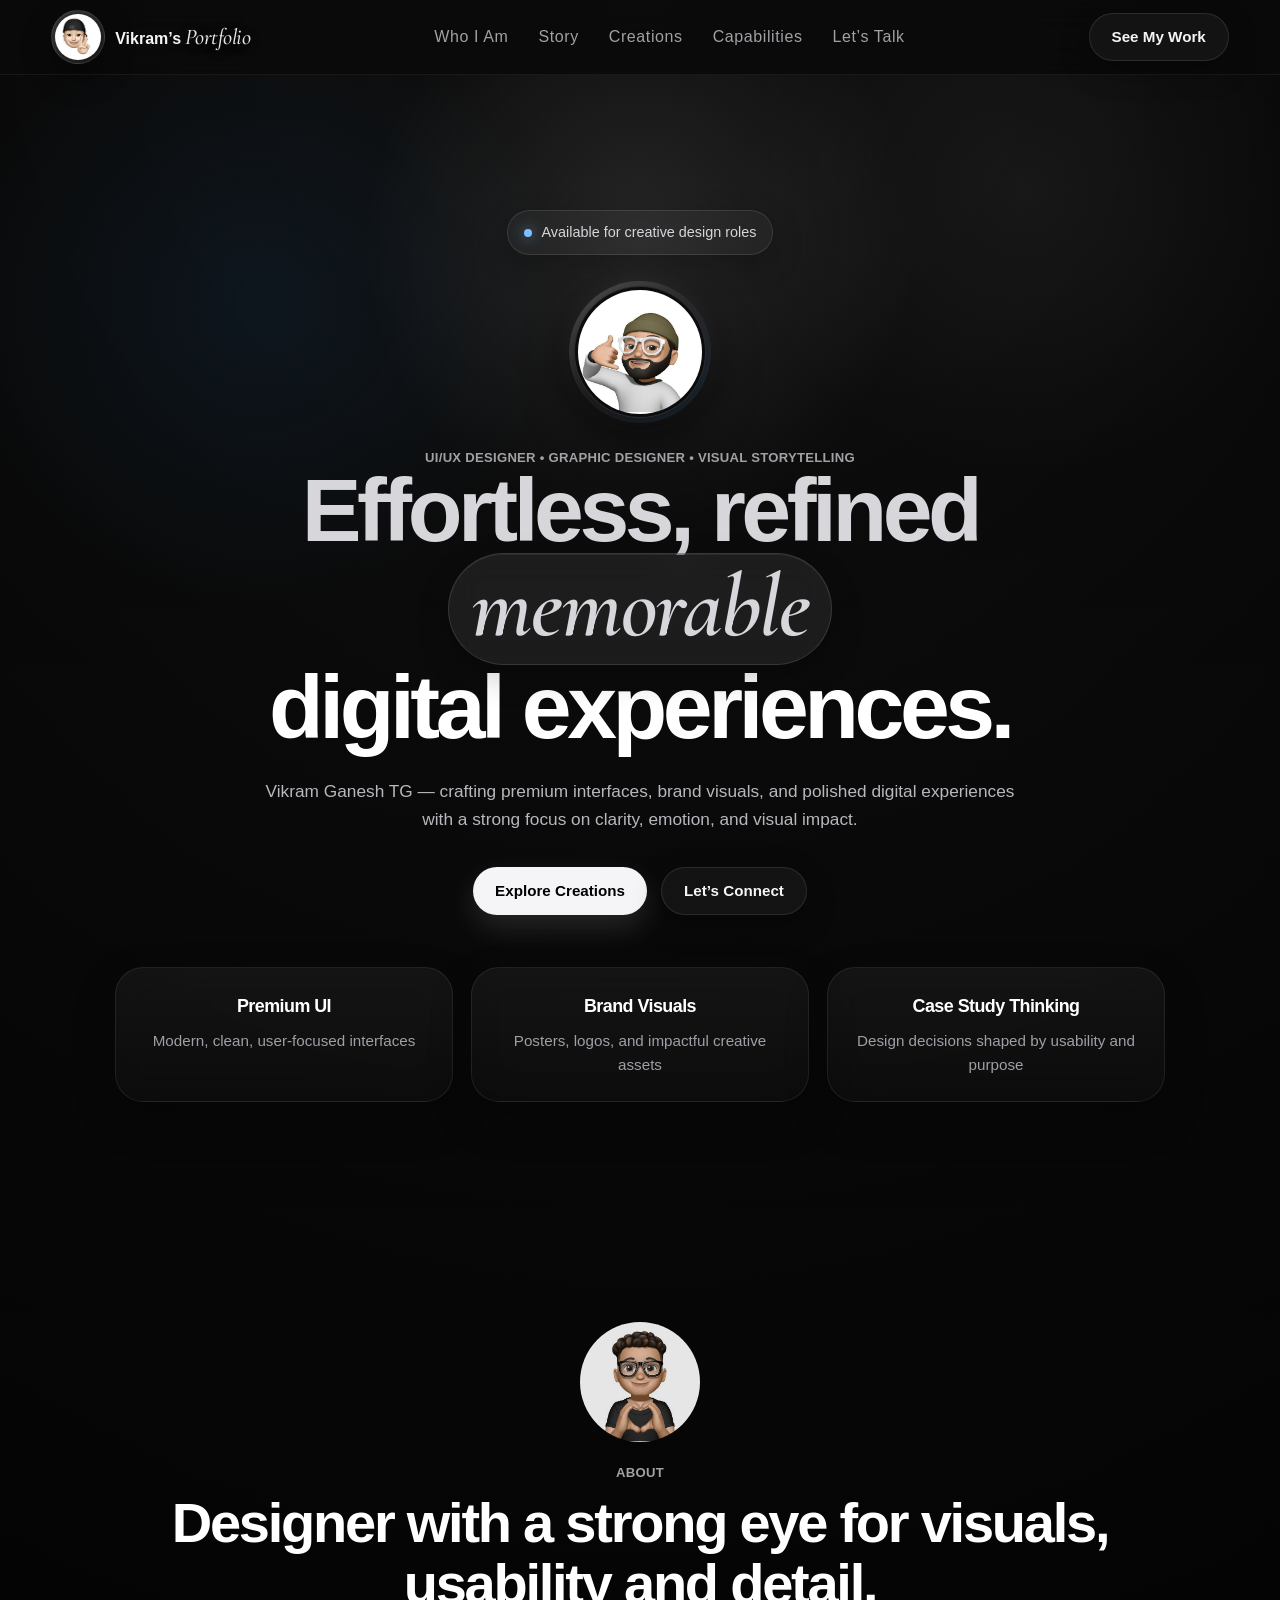
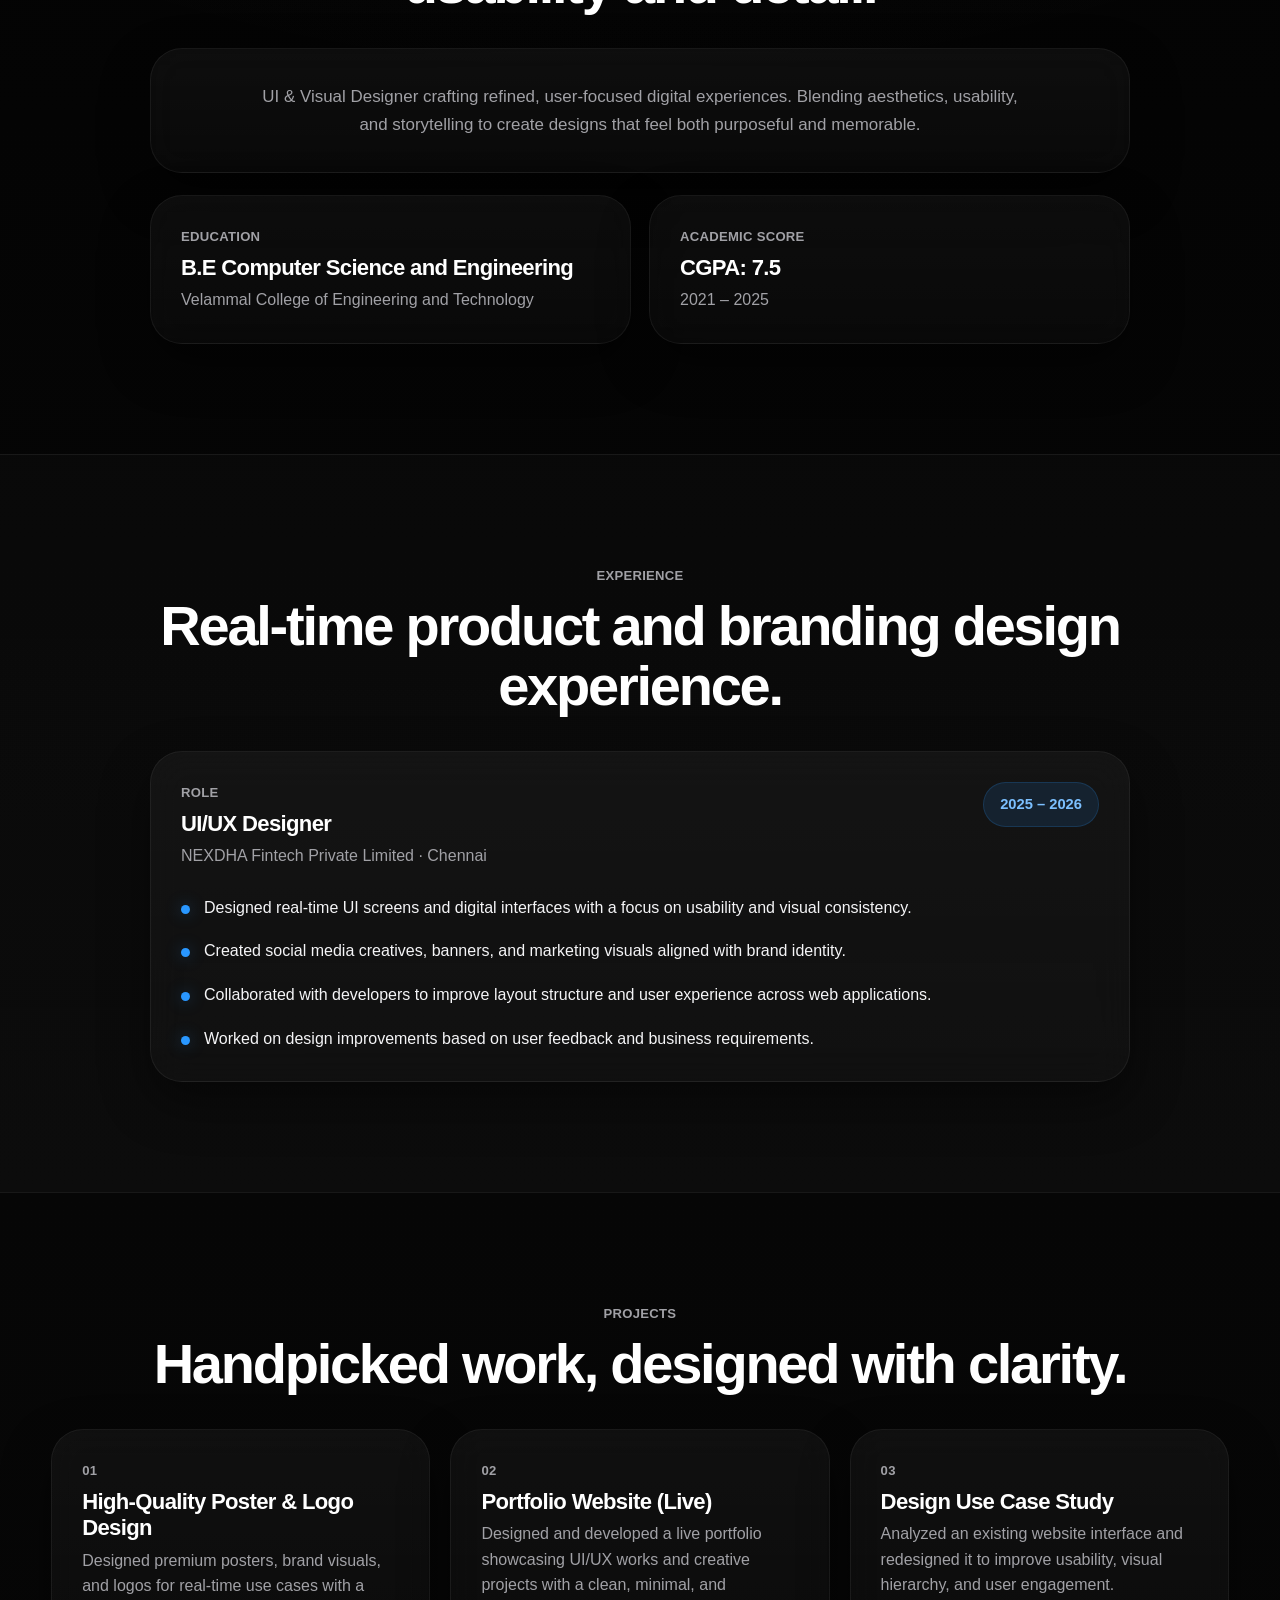
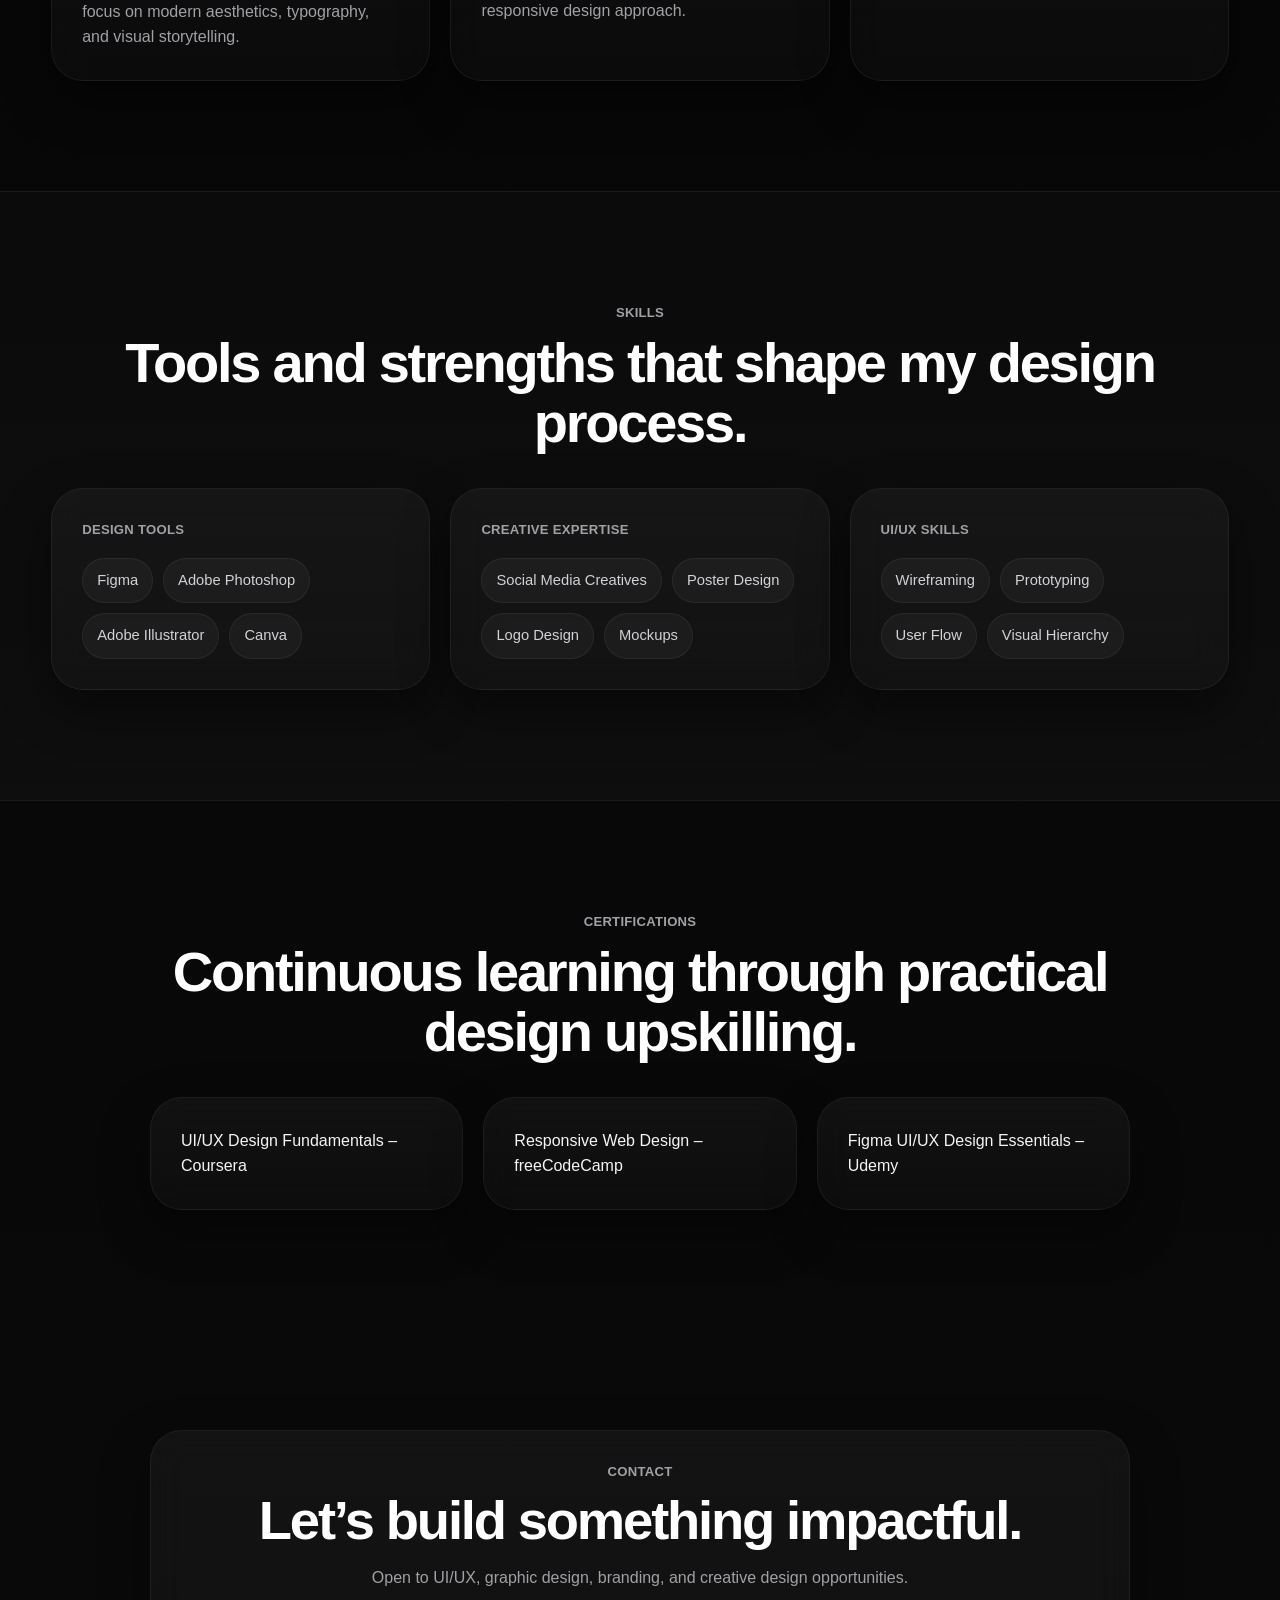
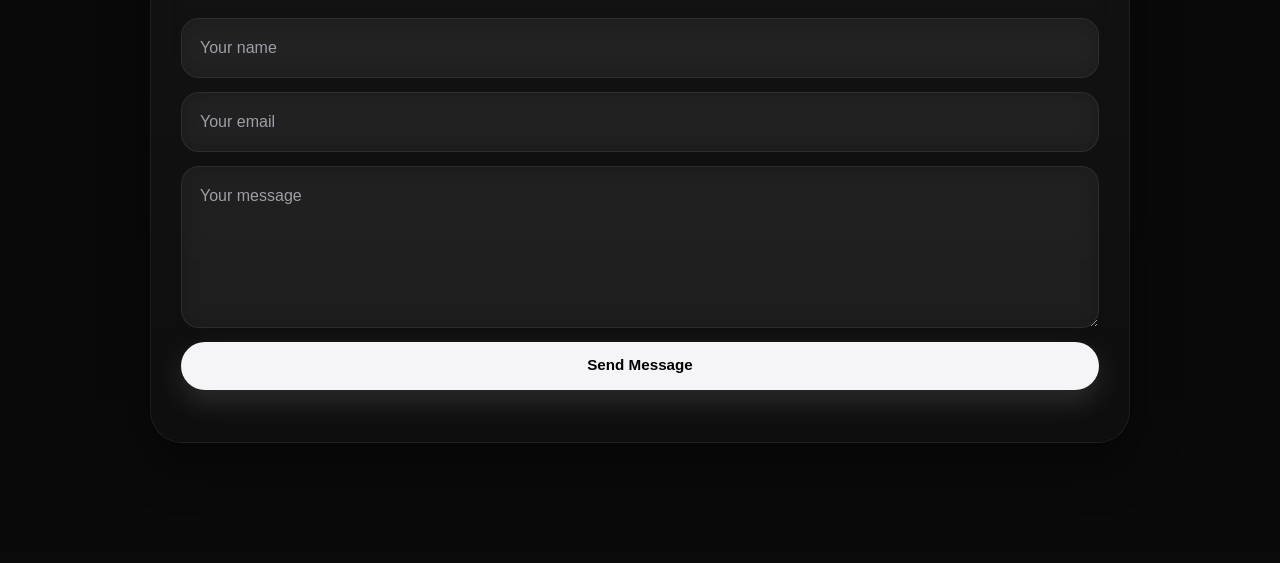
<file: index.html>
<!DOCTYPE html>
<html lang="en">
<head>
  <meta charset="UTF-8" />
  <meta name="viewport" content="width=device-width, initial-scale=1.0" />
  <title>Vikram's Portfolio</title>
  <meta name="description" content="Vikram's Portfolio — UI/UX Designer crafting premium digital experiences." />

  <link rel="preconnect" href="https://fonts.googleapis.com" />
  <link rel="preconnect" href="https://fonts.gstatic.com" crossorigin />
  

  <link href="https://fonts.googleapis.com/css2?family=Cormorant+Garamond:ital,wght@0,400;0,500;1,500&display=swap" rel="stylesheet">
  <link rel="stylesheet" href="style.css" />

</head>
<body>
  <header class="site-header">
    <div class="container nav">
   <div class="brand-wrap">
  <a href="#home" class="brand memoji-brand" aria-label="Vikram Ganesh Home">
    <img src="./images/memoji.png.jpg" alt="Vikram Ganesh Memoji" class="memoji-img" />
  </a>
 <span class="brand-text">Vikram’s 
  <span class="brand-text serif-logo">Portfolio</span>
</div>
      <nav class="desktop-nav">
        <a href="#about">Who I Am</a>
        <a href="#experience">Story</a>
        <a href="#projects">Creations</a>
        <a href="#skills">Capabilities</a>
        <a href="#contact">Let’s Talk</a>
      </nav>

      <div class="nav-actions">
        <a href="#projects" class="btn btn-secondary">See My Work</a>
        <button class="menu-toggle" id="menuToggle" aria-label="Open menu">
          <span></span>
          <span></span><!--  -->
        </button>
      </div>
    </div>

    <div class="mobile-menu" id="mobileMenu">
    <a href="#about">Who I Am</a>
        <a href="#experience">Story</a>
        <a href="#projects">Creations</a>
        <a href="#skills">Capabilities</a>
        <a href="#contact">Let’s Talk</a>
    </div>
  </header>

  <main id="home">
<section class="hero premium-hero">
  <div class="hero-noise"></div>

  <div class="container hero-premium-wrap">
    <div class="hero-badge reveal">
      <span class="badge-dot"></span>
      Available for creative design roles
    </div>

    <div class="hero-memoji premium-memoji reveal delay-1">
      <div class="memoji-ring">
        <img src="./images/memoji-1.jpg" alt="Vikram Memoji" />
      </div>
    </div>

    <p class="eyebrow reveal delay-1"> UI/UX Designer • Graphic Designer • Visual Storytelling</p>

    <h1 class="hero-title">
  <span class="title-line title-line-main">
    Effortless, refined
  </span>
  <span class="title-line serif highlight-glass">memorable</span>
  <span class="title-line" style="color: white;">digital experiences.</span>
</h1>

    <p class="hero-text premium-text reveal delay-3">
      Vikram Ganesh TG — crafting premium interfaces, brand visuals, and polished digital experiences
      with a strong focus on clarity, emotion, and visual impact.
    </p>

    <div class="hero-buttons reveal delay-3">
      <a href="#projects" class="btn btn-primary">Explore Creations</a>
      <a href="#contact" class="btn btn-tertiary">Let’s Connect</a>
    </div>

    <div class="hero-stats reveal delay-3">
      <div class="stat-card">
        <h3>Premium UI</h3>
        <p>Modern, clean, user-focused interfaces</p>
      </div>
      <div class="stat-card">
        <h3>Brand Visuals</h3>
        <p>Posters, logos, and impactful creative assets</p>
      </div>
      <div class="stat-card">
        <h3>Case Study Thinking</h3>
        <p>Design decisions shaped by usability and purpose</p>
      </div>
    </div>
  </div>
</section>
 <section id="about" class="section">
        <div class="about-avatar">
  <img src="./images/memoji3.png.jpg" alt="Vikram Avatar" />
</div>
      <div class="container narrow">
        <div class="section-head reveal">
          <p class="section-label">About</p>
          <h2>Designer with a strong eye for visuals, usability and detail.</h2>
        </div>

        <div class="about-card card reveal delay-1">
          <p>
            UI & Visual Designer crafting refined, user-focused digital experiences. Blending aesthetics, usability, and storytelling to create designs that feel both purposeful and memorable.
          </p>
        </div>

        <div class="info-grid">
          <div class="card reveal">
            <p class="mini-label">Education</p>
            <h3>B.E Computer Science and Engineering</h3>
            <p class="muted">Velammal College of Engineering and Technology</p>
          </div>

          <div class="card reveal delay-1">
            <p class="mini-label">Academic Score</p>
            <h3>CGPA: 7.5</h3>
            <p class="muted">2021 – 2025</p>
          </div>
        </div>
      </div>
    </section>
    <section id="experience" class="section section-soft">
      <div class="container narrow">
        <div class="section-head reveal">
          <p class="section-label">Experience</p>
          <h2>Real-time product and branding design experience.</h2>
        </div>

        <div class="card timeline reveal delay-1">
          <div class="timeline-top">
            <div>
              <p class="mini-label">Role</p>
              <h3>UI/UX Designer</h3>
              <p class="muted">NEXDHA Fintech Private Limited · Chennai</p>
            </div>
            <span class="timeline-badge">2025 – 2026</span>
          </div>

          <div class="timeline-list">
            <div class="timeline-item">
              <span class="dot"></span>
              <p>
                Designed real-time UI screens and digital interfaces with a
                focus on usability and visual consistency.
              </p>
            </div>
            <div class="timeline-item">
              <span class="dot"></span>
              <p>
                Created social media creatives, banners, and marketing visuals
                aligned with brand identity.
              </p>
            </div>
            <div class="timeline-item">
              <span class="dot"></span>
              <p>
                Collaborated with developers to improve layout structure and
                user experience across web applications.
              </p>
            </div>
            <div class="timeline-item">
              <span class="dot"></span>
              <p>
                Worked on design improvements based on user feedback and
                business requirements.
              </p>
            </div>
          </div>
        </div>
      </div>
    </section>

    <section id="projects" class="section">
      <div class="container">
        <div class="section-head reveal">
          <p class="section-label">Projects</p>
          <h2>Handpicked work, designed with clarity.</h2>
        </div>

        <div class="project-grid">
          <article class="card project-card reveal">
            <p class="project-index">01</p>
            <h3>High-Quality Poster 
                & Logo Design</h3>
            <p class="muted">
              Designed premium posters, brand visuals, and logos for real-time
              use cases with a focus on modern aesthetics, typography, and
              visual storytelling.
            </p>
          </article>

          <article class="card project-card reveal delay-1">
            <p class="project-index">02</p>
            <h3>Portfolio Website (Live)</h3>
            <p class="muted">
              Designed and developed a live portfolio showcasing UI/UX works and
              creative projects with a clean, minimal, and responsive design
              approach.
            </p>
          </article>

          <article class="card project-card reveal delay-2">
            <p class="project-index">03</p>
            <h3>Design Use Case Study</h3>
            <p class="muted">
              Analyzed an existing website interface and redesigned it to
              improve usability, visual hierarchy, and user engagement.
            </p>
          </article>
        </div>
      </div>
    </section>

    <section id="skills" class="section section-soft">
      <div class="container">
        <div class="section-head reveal">
          <p class="section-label">Skills</p>
          <h2>Tools and strengths that shape my design process.</h2>
        </div>

        <div class="skill-grid">
          <div class="card reveal">
            <p class="mini-label">Design Tools</p>
            <div class="chip-wrap">
              <span>Figma</span>
              <span>Adobe Photoshop</span>
              <span>Adobe Illustrator</span>
              <span>Canva</span>
            </div>
          </div>

          <div class="card reveal delay-1">
            <p class="mini-label">Creative Expertise</p>
            <div class="chip-wrap">
              <span>Social Media Creatives</span>
              <span>Poster Design</span>
              <span>Logo Design</span>
              <span>Mockups</span>
            </div>
          </div>

          <div class="card reveal delay-2">
            <p class="mini-label">UI/UX Skills</p>
            <div class="chip-wrap">
              <span>Wireframing</span>
              <span>Prototyping</span>
              <span>User Flow</span>
              <span>Visual Hierarchy</span>
            </div>
          </div>
        </div>
      </div>
    </section>

    <section class="section">
      <div class="container narrow">
        <div class="section-head reveal">
          <p class="section-label">Certifications</p>
          <h2>Continuous learning through practical design upskilling.</h2>
        </div>

        <div class="cert-grid">
          <div class="card reveal">UI/UX Design Fundamentals – Coursera</div>
          <div class="card reveal delay-1">Responsive Web Design – freeCodeCamp</div>
          <div class="card reveal delay-2">Figma UI/UX Design Essentials – Udemy</div>
        </div>
      </div>
    </section>
      <section id="contact" class="section contact-section">
  <div class="container narrow">
    <div class="contact-card card reveal">
      <p class="section-label">Contact</p>
      <h2>Let’s build something impactful.</h2>
      <p class="muted contact-copy">
        Open to UI/UX, graphic design, branding, and creative design opportunities.
      </p>

      <form id="contactForm" class="contact-form">
        <input type="text" id="name" name="name" placeholder="Your name" required />
        <input type="email" id="email" name="email" placeholder="Your email" required />
        <textarea id="message" name="message" rows="5" placeholder="Your message" required></textarea>
        <button type="submit" class="btn btn-primary">Send Message</button>
        <p id="formStatus" class="muted"></p>
      </form>
    </div>
  </div>
    </section>
  </main>
<div id="toast" class="toast"></div>

  <script src="script.js"></script>
</body>
</html>
</file>
<file: style.css>
:root {
  --bg: #000000;
  --bg-soft: #0a0a0a;
  --surface: rgba(18, 18, 20, 0.72);
  --surface-solid: #111113;
  --surface-soft: #151518;
  --text: #f5f5f7;
  --muted: #a1a1a6;
  --line: rgba(255, 255, 255, 0.1);
  --line-soft: rgba(255, 255, 255, 0.06);
  --primary: #ffffff;
  --primary-hover: #e8e8ed;
  --accent: #2997ff;
  --shadow: 0 20px 50px rgba(0, 0, 0, 0.45);
  --shadow-soft: 0 10px 30px rgba(0, 0, 0, 0.28);
  --radius-xl: 32px;
  --radius-lg: 24px;
  --radius-md: 18px;
  --container: 1200px;
  --transition: 0.35s cubic-bezier(0.2, 0.8, 0.2, 1);
}

* {
  margin: 0;
  padding: 0;
  box-sizing: border-box;
}

html {
  scroll-behavior: smooth;
  scroll-padding-top: 100px;
}

body {
  font-family: -apple-system, BlinkMacSystemFont, "SF Pro Display", "Inter", sans-serif;
  background:
    radial-gradient(circle at top, rgba(255, 255, 255, 0.06), transparent 32%),
    linear-gradient(180deg, #000000 0%, #050505 40%, #0a0a0a 100%);
  color: var(--text);
  line-height: 1.6;
  -webkit-font-smoothing: antialiased;
  text-rendering: optimizeLegibility;
}

.serif {
    font-family: "Cormorant Garamond", "Garamond", serif;
  font-style: italic;
  font-weight: 600;
  letter-spacing: -0.02em;
  line-height: 1;
  margin-top: 0.05em;
}

a {
  text-decoration: none;
  color: inherit;
}

button {
  font: inherit;
  border: none;
  background: none;
  cursor: pointer;
}

.container {
  width: min(92%, var(--container));
  margin: 0 auto;
}

.narrow {
  width: min(92%, 980px);
}

.hero-memoji {
  display: flex;
  justify-content: center;
  margin-bottom: 18px;
}

.hero-memoji img {
  width: 120px;
  height: 120px;
  border-radius: 50%;
  object-fit: cover;
  padding: 3px;

  background: linear-gradient(
    135deg,
    rgba(255,255,255,0.2),
    rgba(255,255,255,0.05)
  );

  border: 1px solid rgba(255,255,255,0.12);

  box-shadow: 
    0 10px 30px rgba(0,0,0,0.5),
    0 0 30px rgba(255,255,255,0.06);

  transition: all 0.4s ease;
}


/* Hover subtle Apple effect */
.hero-memoji img:hover {
  transform: scale(1.08);
}
.brand-wrap {
  display: flex;
  align-items: center;
  gap: 10px;
}

/* IMPORTANT FIX */
.nav {
  display: flex;
  align-items: center;
  justify-content: space-between;
}

/* FIX TEXT POSITION */
.brand-text {
  white-space: nowrap;   /* 🔥 prevents breaking into next line */
  display: inline-block;
  font-weight: bold;
}
/* LUXURY SERIF LOGO */
.serif-logo {
  font-family: "Cormorant Garamond", serif;
  font-style: italic;
  font-weight: 500;

  font-size: 1.4rem;
  letter-spacing: -0.02em;

  color: #e6e6e6;

  /* subtle premium glow */
  text-shadow: 
    0 0 8px rgba(255,255,255,0.08),
    0 2px 10px rgba(0,0,0,0.5);

  transition: all 0.3s ease;
}

/* HOVER (smooth Apple feel) */
.serif-logo:hover {
  color: #ffffff;
  transform: translateY(-1px);
}


.site-header {
  position: sticky;
  top: 0;
  z-index: 1000;
  background: rgba(10, 10, 10, 0.72);
  backdrop-filter: saturate(180%) blur(24px);
  -webkit-backdrop-filter: saturate(180%) blur(24px);
  border-bottom: 1px solid var(--line-soft);
}

.nav {
  min-height: 74px;
  display: flex;
  align-items: center;
  justify-content: space-between;
  gap: 24px;
}

.brand {
  width: 54px;
  height: 54px;
  border-radius: 50%;
  padding: 3px;
  background: linear-gradient(
    135deg,
    rgba(255, 255, 255, 0.18),
    rgba(255, 255, 255, 0.05)
  );
  border: 1px solid rgba(255, 255, 255, 0.1);
  box-shadow: 0 12px 30px rgba(0, 0, 0, 0.4);
  overflow: hidden;
  display: flex;
  align-items: center;
  justify-content: center;
  transition: all 0.3s ease;
}

.brand img {
  width: 100%;
  height: 100%;
  object-fit: cover;
  border-radius: 50%;
}


.brand:hover {
  transform: scale(1.06) translateY(-2px);
  box-shadow: 0 18px 40px rgba(0, 0, 0, 0.5);
}
nav a {
  letter-spacing: 0.6px;
  font-weight: 500;
  transition: all 0.3s ease;
}
nav a:hover {
  opacity: 0.7;
}

.nav-btn {
  padding: 10px 18px;
  border-radius: 999px;
  background: rgba(255, 255, 255, 0.08);
  backdrop-filter: blur(10px);
  transition: all 0.3s ease;
}

.nav-btn:hover {
  transform: translateY(-2px);
  background: rgba(255, 255, 255, 0.15);
}

.memoji-img {
  width: 100%;
  height: 100%;
  object-fit: cover;
  display: block;
}
.desktop-nav {
  display: flex;
  align-items: center;
  gap: 30px;
}

.desktop-nav a {
  position: relative;
  color: var(--muted);
  transition: color 0.3s ease;
}

.desktop-nav a::after {
  content: "";
  position: absolute;
  left: 0;
  bottom: -5px;
  width: 0%;
  height: 1px;
  background: rgba(255, 255, 255, 0.9);
  transition: width 0.3s ease;
}

.desktop-nav a:hover::after {
  width: 100%;
}

.desktop-nav a:hover {
  color: #fff;
}

.nav-actions {
  display: flex;
  align-items: center;
  gap: 12px;
}

.menu-toggle {
  width: 44px;
  height: 44px;
  display: none;
  border-radius: 14px;
  background: rgba(255, 255, 255, 0.04);
  border: 1px solid var(--line);
  box-shadow: var(--shadow-soft);
  position: relative;
}

.menu-toggle span {
  position: absolute;
  left: 12px;
  width: 18px;
  height: 1.8px;
  background: #fff;
  border-radius: 999px;
  transition: var(--transition);
}

.menu-toggle span:first-child {
  top: 17px;
}

.menu-toggle span:last-child {
  top: 24px;
}

.menu-toggle.active span:first-child {
  transform: rotate(45deg);
  top: 21px;
}

.menu-toggle.active span:last-child {
  transform: rotate(-45deg);
  top: 21px;
}

.mobile-menu {
  display: none;
  flex-direction: column;
  gap: 18px;
  padding: 0 4% 18px;
  background: rgba(8, 8, 8, 0.95);
  backdrop-filter: blur(18px);
  border-bottom: 1px solid var(--line-soft);
}

.mobile-menu a {
  color: var(--muted);
  font-size: 0.98rem;
}

.mobile-menu.show {
  display: flex;
}

.hero {
  padding: 120px 0 96px;
  text-align: center;
}

.hero-wrap {
  max-width: 980px;
}


.eyebrow,
.section-label,
.mini-label,
.project-index {
  color: var(--muted);
  font-size: 0.82rem;
  font-weight: 600;
  letter-spacing: 0.02em;
  text-transform: uppercase;
}

.hero-title {
  display: flex;
  flex-direction: column;
  align-items: center;
  text-align: center;
  font-size: clamp(3rem, 7vw, 6rem);
  line-height: 0.95;
  letter-spacing: -0.05em;
  margin: 0 auto;
}

.title-line {
  display: block;
  width: fit-content;
  margin: 0 auto;
  padding: 0px;
}
.contact-form {
  margin-top: 28px;
  display: flex;
  flex-direction: column;
  gap: 14px;
}

.contact-form input,
.contact-form textarea {
  width: 100%;
  padding: 16px 18px;
  border-radius: 18px;
  border: 1px solid rgba(255,255,255,0.08);
  background: rgba(255,255,255,0.04);
  color: #fff;
  outline: none;
  font: inherit;
  backdrop-filter: blur(12px);
}

.contact-form input::placeholder,
.contact-form textarea::placeholder {
  color: #9f9fa8;
}
.toast {
  position: fixed;
  bottom: 24px;
  right: 24px;
  padding: 14px 20px;
  border-radius: 999px;
  background: rgba(255, 255, 255, 0.08);
  color: #fff;
  border: 1px solid rgba(255, 255, 255, 0.12);
  backdrop-filter: blur(16px);
  -webkit-backdrop-filter: blur(16px);
  box-shadow: 0 10px 30px rgba(0, 0, 0, 0.28);
  opacity: 0;
  transform: translateY(20px);
  pointer-events: none;
  transition: opacity 0.35s ease, transform 0.35s ease;
  z-index: 9999;
}

.toast.show {
  opacity: 1;
  transform: translateY(0);
}

@media (max-width: 520px) {
  .toast {
    left: 16px;
    right: 16px;
    bottom: 16px;
    text-align: center;
    border-radius: 18px;
  }
}
.contact-form input:focus,
.contact-form textarea:focus {
  border-color: rgba(255,255,255,0.18);
  background: rgba(255,255,255,0.06);
}

#formStatus {
  margin-top: 8px;
  font-size: 0.95rem;
}
.title-line-main {
  white-space: nowrap;
  text-align: center;
}


.line-1 {
  white-space: nowrap; /* 🔥 THIS FIXES YOUR ISSUE */
}

.hero-title span {
  display: inline;
  color: #d6d6db;
}

.hero-text {
  max-width: 760px;
  margin: 24px auto 0;
  color: var(--muted);
  font-size: 1.12rem;
}

.hero-buttons {
  margin-top: 34px;
  display: flex;
  justify-content: center;
  gap: 14px;
  flex-wrap: wrap;
}

.hero-panel {
  margin: 52px auto 0;
  padding: 18px;
  max-width: 760px;
  display: flex;
  justify-content: center;
  gap: 12px;
  flex-wrap: wrap;
  background: rgba(255, 255, 255, 0.03);
  border: 1px solid var(--line-soft);
  border-radius: 999px;
  box-shadow: var(--shadow-soft);
  backdrop-filter: blur(18px);
}

.hero-chip {
  padding: 10px 16px;
  background: rgba(255, 255, 255, 0.04);
  border: 1px solid var(--line-soft);
  border-radius: 999px;
  color: #d2d2d7;
  font-size: 0.92rem;
}

.section {
  padding: 110px 0;
}

.section-soft {
  background: linear-gradient(180deg, rgba(255, 255, 255, 0.015), rgba(255, 255, 255, 0.025));
  border-top: 1px solid var(--line-soft);
  border-bottom: 1px solid var(--line-soft);
}

.section-head {
  text-align: center;
  margin-bottom: 34px;
}

.section-head h2 {
  margin-top: 10px;
  font-size: clamp(2rem, 4.4vw, 3.5rem);
  line-height: 1.08;
  letter-spacing: -0.04em;
  font-weight: 700;
  color: #fff;
}
@media (max-width: 768px) {
  .desktop-nav {
    display: none;
  }

  .nav-actions .btn-secondary {
    display: none;
  }

  .menu-toggle {
    display: inline-block;
  }

  .premium-hero {
    padding: 96px 0 72px;
  }

  .section {
    padding: 72px 0;
  }

  .hero-title {
    font-size: clamp(2.4rem, 10vw, 4rem);
    line-height: 1;
    padding: 0 10px;
    gap: 8px;
  }

  .title-line-main {
    white-space: normal;
  }

  .section-head h2,
  .contact-card h2 {
    font-size: clamp(1.8rem, 8vw, 2.5rem);
    line-height: 1.15;
  }

  .info-grid,
  .project-grid,
  .skill-grid,
  .cert-grid,
  .hero-stats {
    grid-template-columns: 1fr;
  }

  .timeline-top {
    flex-direction: column;
  }

  .hero-buttons,
  .contact-links {
    flex-direction: column;
    align-items: stretch;
  }

  .hero-buttons .btn,
  .contact-links .btn {
    width: 100%;
  }
}

@media (max-width: 520px) {
  .nav {
    min-height: 66px;
  }

  .brand {
    width: 46px;
    height: 46px;
  }

  .memoji-ring {
    width: 108px;
    height: 108px;
  }

  .about-avatar img {
    width: 96px;
    height: 96px;
  }

  .about-card,
  .info-grid .card,
  .skill-grid .card,
  .project-card,
  .cert-grid .card,
  .timeline,
  .contact-card,
  .stat-card {
    padding: 20px;
    border-radius: 22px;
  }

  .card h3 {
    font-size: 1.15rem;
  }

  .hero-text,
  .premium-text,
  .contact-copy,
  .about-card p {
    font-size: 0.98rem;
  }

  .btn {
    min-height: 50px;
  }
}
.card {
  background: linear-gradient(180deg, rgba(255, 255, 255, 0.045), rgba(255, 255, 255, 0.025));
  border: 1px solid var(--line-soft);
  border-radius: var(--radius-xl);
  box-shadow: var(--shadow);
  backdrop-filter: blur(18px);
  transition: all 0.3s ease;
}

.card:hover {
  border-color: rgba(255, 255, 255, 0.14);
  transform: translateY(-4px);
  box-shadow: 0 22px 50px rgba(0, 0, 0, 0.45);
}
.about-card {
  padding: 34px;
  text-align: center;
}

.about-card p {
  max-width: 760px;
  margin: 0 auto;
  color: var(--muted);
  font-size: 1.06rem;
}

.about-avatar {
  display: flex;
  justify-content: center;
  margin-bottom: 20px;
}

.about-avatar img {
  width: 120px;
  height: 120px;
  border-radius: 50%;
  object-fit: cover;
  opacity: 0.9;
}

.info-grid {
  margin-top: 22px;
  display: grid;
  grid-template-columns: repeat(2, 1fr);
  gap: 18px;
}

.info-grid .card,
.skill-grid .card,
.project-card,
.cert-grid .card,
.timeline,
.contact-card {
  padding: 30px;
}

.card h3 {
  font-size: 1.38rem;
  line-height: 1.2;
  letter-spacing: -0.03em;
  margin: 8px 0 6px;
  color: #fff;
}

.muted {
  color: var(--muted);
}

.timeline-top {
  display: flex;
  align-items: flex-start;
  justify-content: space-between;
  gap: 20px;
  margin-bottom: 26px;
}

.timeline-badge {
  padding: 10px 16px;
  border-radius: 999px;
  background: rgba(41, 151, 255, 0.12);
  color: #7cc0ff;
  border: 1px solid rgba(41, 151, 255, 0.18);
  font-size: 0.92rem;
  font-weight: 600;
  white-space: nowrap;
}

.timeline-list {
  display: grid;
  gap: 18px;
}

.timeline-item {
  display: flex;
  align-items: flex-start;
  gap: 14px;
}


.dot {
  width: 9px;
  height: 9px;
  border-radius: 50%;
  background: var(--accent);
  margin-top: 10px;
  flex-shrink: 0;
  box-shadow: 0 0 16px rgba(41, 151, 255, 0.35);
}

.project-grid,
.skill-grid,
.cert-grid {
  display: grid;
  gap: 20px;
}

.project-grid {
  grid-template-columns: repeat(3, 1fr);
}

.skill-grid {
  grid-template-columns: repeat(3, 1fr);
}

.cert-grid {
  grid-template-columns: repeat(3, 1fr);
}

.project-card {
  transition: transform var(--transition), box-shadow var(--transition), border-color var(--transition);
}

.project-card:hover {
  transform: translateY(-8px);
  box-shadow: 0 24px 60px rgba(0, 0, 0, 0.45);
  border-color: rgba(255, 255, 255, 0.14);
}

.chip-wrap {
  margin-top: 18px;
  display: flex;
  flex-wrap: wrap;
  gap: 10px;
}

.chip-wrap span {
  padding: 10px 14px;
  border-radius: 999px;
  background: rgba(255, 255, 255, 0.04);
  border: 1px solid var(--line-soft);
  color: #d2d2d7;
  font-size: 0.92rem;
}

.contact-section {
  padding-bottom: 120px;
}

.contact-card {
  text-align: center;
}

.contact-card h2 {
  margin-top: 10px;
  font-size: clamp(2rem, 4.4vw, 3.4rem);
  letter-spacing: -0.04em;
  line-height: 1.08;
  color: #fff;
}

.contact-copy {
  max-width: 620px;
  margin: 14px auto 0;
}

.contact-links {
  margin-top: 28px;
  display: flex;
  justify-content: center;
  gap: 14px;
  flex-wrap: wrap;
}

.btn {
  display: inline-flex;
  align-items: center;
  justify-content: center;
  min-height: 48px;
  padding: 0 22px;
  border-radius: 999px;
  font-size: 0.95rem;
  font-weight: 600;
  transition: all 0.25s ease;
}

.btn:hover {
  transform: translateY(-2px);
}

.btn-primary {
  background: #f5f5f7;
  color: #000;
  box-shadow: 0 12px 30px rgba(255, 255, 255, 0.12);
}

.btn-primary:hover {
  background: #ffffff;
}

.btn-secondary,
.btn-tertiary {
  background: rgba(255, 255, 255, 0.045);
  color: #f5f5f7;
  border: 1px solid var(--line);
  box-shadow: var(--shadow-soft);
}

.btn-secondary:hover,
.btn-tertiary:hover {
  background: rgba(255, 255, 255, 0.08);
  border-color: rgba(255, 255, 255, 0.16);
}

.reveal {
  opacity: 0;
  transform: translateY(26px);
  transition: opacity 0.8s ease, transform 0.8s ease;
}

.reveal.active {
  opacity: 1;
  transform: translateY(0);
}

.delay-1 {
  transition-delay: 0.12s;
}

.delay-2 {
  transition-delay: 0.22s;
}

.delay-3 {
  transition-delay: 0.32s;
}
/* PREMIUM HERO REDESIGN */

.premium-hero {
  position: relative;
  padding: 135px 0 110px;
  text-align: center;
  overflow: hidden;
}

.premium-hero::before {
  content: "";
  position: absolute;
  inset: 0;
  background:
    radial-gradient(circle at 50% 15%, rgba(255,255,255,0.10), transparent 24%),
    radial-gradient(circle at 20% 20%, rgba(41,151,255,0.08), transparent 22%),
    radial-gradient(circle at 80% 10%, rgba(255,255,255,0.05), transparent 20%);
  pointer-events: none;
  z-index: 0;
}

.hero-noise {
  position: absolute;
  inset: 0;
  opacity: 0.035;
  pointer-events: none;
  z-index: 0;
  background-image:
    linear-gradient(rgba(255,255,255,0.08) 1px, transparent 1px),
    linear-gradient(90deg, rgba(255,255,255,0.08) 1px, transparent 1px);
  background-size: 120px 120px;
  mask-image: radial-gradient(circle at center, black 35%, transparent 85%);
}

.hero-premium-wrap {
  position: relative;
  z-index: 1;
  max-width: 1050px;
}

.hero-badge {
  width: fit-content;
  margin: 0 auto 26px;
  padding: 10px 16px;
  border-radius: 999px;
  background: rgba(255,255,255,0.045);
  border: 1px solid rgba(255,255,255,0.1);
  backdrop-filter: blur(14px);
  -webkit-backdrop-filter: blur(14px);
  color: #d6d6db;
  font-size: 0.9rem;
  font-weight: 500;
  display: flex;
  align-items: center;
  gap: 10px;
  box-shadow: 0 10px 30px rgba(0,0,0,0.25);
}

.badge-dot {
  width: 8px;
  height: 8px;
  border-radius: 50%;
  background: #7cc0ff;
  box-shadow: 0 0 14px rgba(124,192,255,0.7);
}

.premium-memoji {
  margin-bottom: 24px;
}

.memoji-ring {
  width: 142px;
  height: 142px;
  margin: 0 auto;
  border-radius: 50%;
  padding: 5px;
  background:
    linear-gradient(135deg,
      rgba(255,255,255,0.22),
      rgba(255,255,255,0.05),
      rgba(41,151,255,0.16));
  box-shadow:
    0 18px 50px rgba(0,0,0,0.42),
    0 0 40px rgba(255,255,255,0.06);
  animation: floatMemoji 5s ease-in-out infinite;
}

.memoji-ring img {
  width: 100%;
  height: 100%;
  object-fit: cover;
  border-radius: 50%;
  display: block;
  background: #0c0c0f;
}

.premium-title {
  gap: 8px;
  margin-top: 10px;
}

.premium-title .title-line {
  display: block;
  width: fit-content;
  margin: 0 auto;
}

.highlight-glass {
  padding: 8px 22px 12px;
  border-radius: 999px;
  background: rgba(255,255,255,0.075);
  border: 1px solid rgba(255,255,255,0.12);
  backdrop-filter: blur(16px);
  -webkit-backdrop-filter: blur(16px);
  box-shadow:
    inset 0 1px 0 rgba(255,255,255,0.06),
    0 12px 32px rgba(0,0,0,0.22);
  color: #ffffff;
}

.premium-text {
  max-width: 760px;
  margin: 28px auto 0;
  font-size: 1.08rem;
  color: #b7b7bd;
}

.hero-stats {
  margin: 52px auto 0;
  display: grid;
  grid-template-columns: repeat(3, 1fr);
  gap: 18px;
}

.stat-card {
  padding: 24px 22px;
  border-radius: 28px;
  background: linear-gradient(180deg, rgba(255,255,255,0.05), rgba(255,255,255,0.025));
  border: 1px solid rgba(255,255,255,0.08);
  backdrop-filter: blur(18px);
  -webkit-backdrop-filter: blur(18px);
  box-shadow: 0 18px 40px rgba(0,0,0,0.25);
  transition: transform 0.35s ease, border-color 0.35s ease, box-shadow 0.35s ease;
}

.stat-card:hover {
  transform: translateY(-6px);
  border-color: rgba(255,255,255,0.16);
  box-shadow: 0 24px 48px rgba(0,0,0,0.32);
}

.stat-card h3 {
  margin: 0 0 8px;
  font-size: 1.12rem;
  letter-spacing: -0.03em;
  color: #fff;
}

.stat-card p {
  margin: 0;
  color: #9f9fa8;
  font-size: 0.95rem;
  line-height: 1.6;
}

@keyframes floatMemoji {
  0%, 100% {
    transform: translateY(0px);
  }
  50% {
    transform: translateY(-10px);
  }
}

@media (max-width: 1024px) {
  .hero-stats {
    grid-template-columns: 1fr;
  }
}

@media (max-width: 768px) {
  .premium-hero {
    padding: 100px 0 80px;
  }

  .memoji-ring {
    width: 122px;
    height: 122px;
  }

  .premium-title {
    line-height: 1;
  }

  .highlight-glass {
    padding: 6px 16px 10px;
  }

  .premium-text {
    font-size: 1rem;
  }
}


@media (max-width: 1024px) {
  .project-grid,
  .skill-grid,
  .cert-grid {
    grid-template-columns: 1fr;
  }

  .hero-panel {
    border-radius: 28px;
  }
}

@media (max-width: 768px) {
  .title-line-main {
    white-space: normal;
  }

  .menu-toggle {
    display: inline-block;
  }

  .hero {
    padding: 86px 0 70px;
  }

  .info-grid {
    grid-template-columns: 1fr;
  }

  .timeline-top {
    flex-direction: column;
  }

  .section {
    padding: 80px 0;
  }
}

@media (max-width: 520px) {
  .hero-buttons,
  .contact-links {
    flex-direction: column;
  }

  .btn {
    width: 100%;
  }

  .about-card,
  .info-grid .card,
  .skill-grid .card,
  .project-card,
  .cert-grid .card,
  .timeline,
  .contact-card {
    padding: 24px;
  }

  .hero-panel {
    padding: 16px;
    border-radius: 24px;
  }
}
</file>
